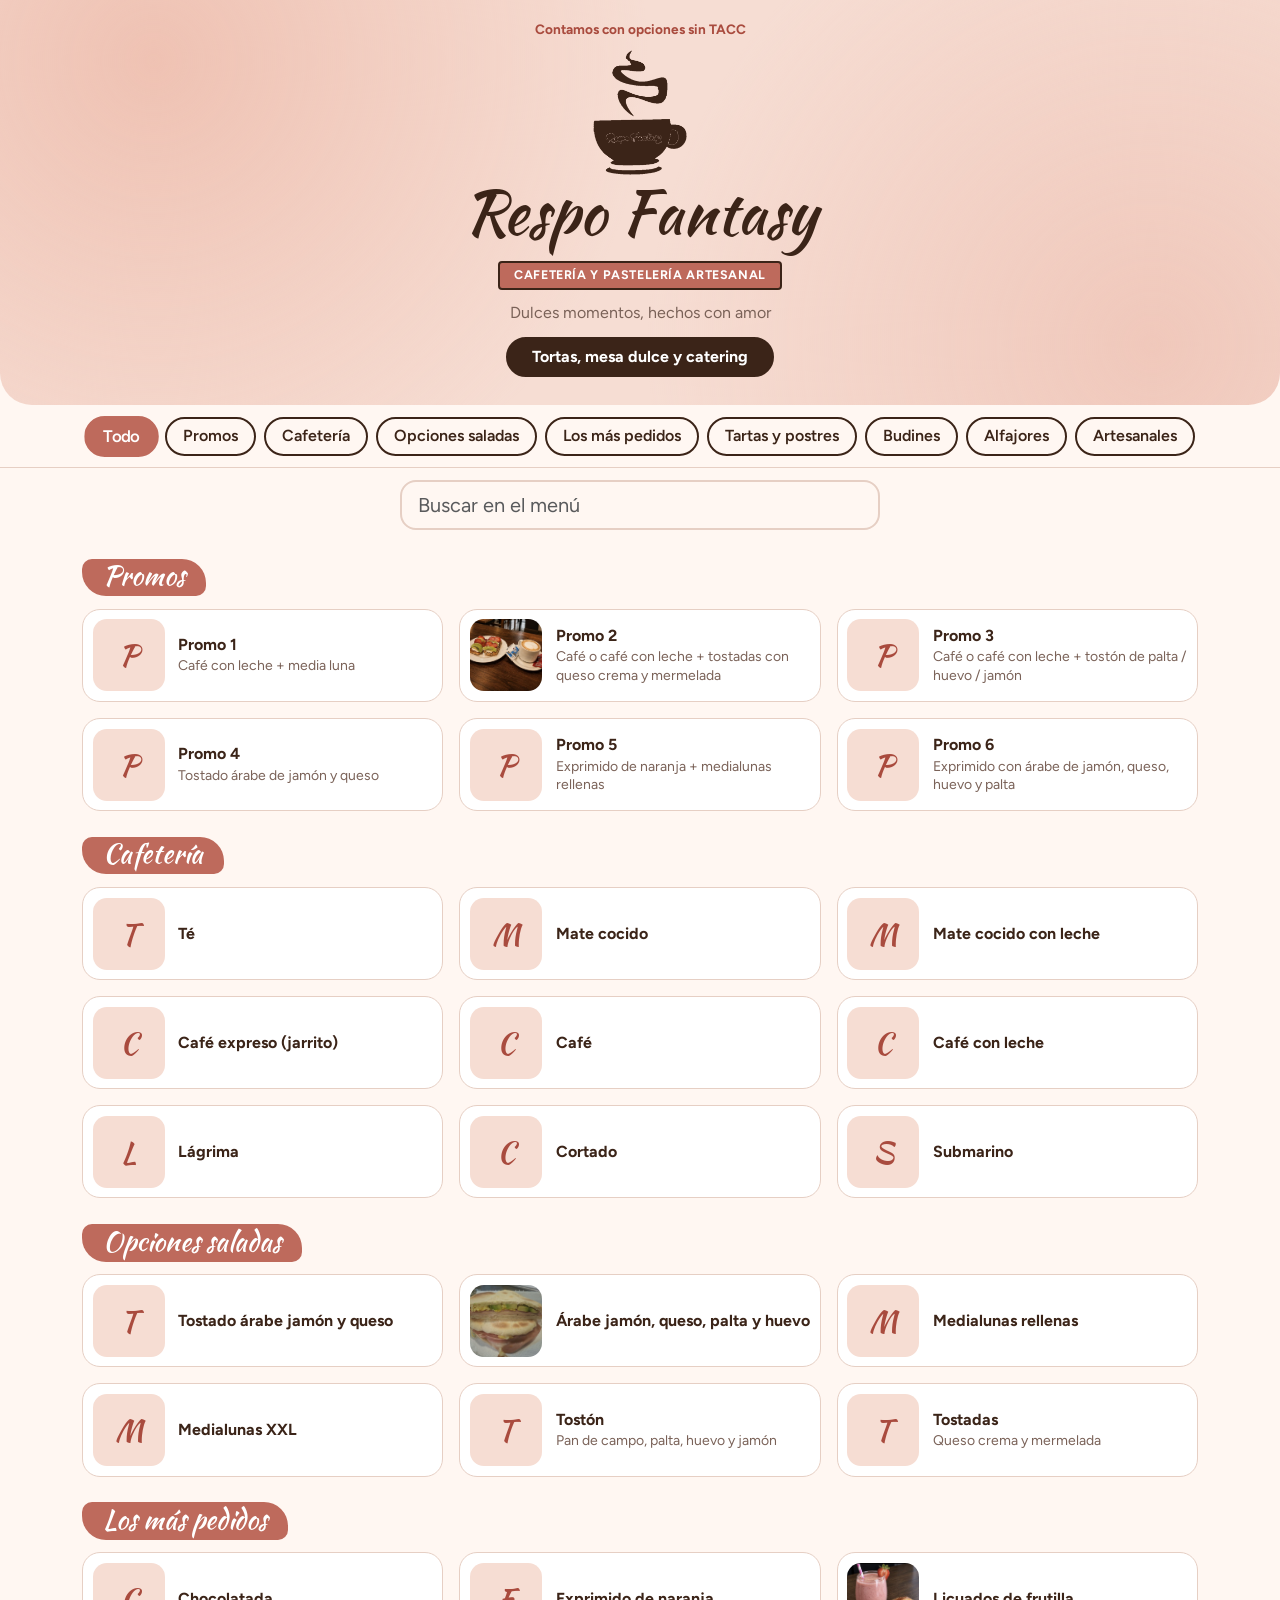
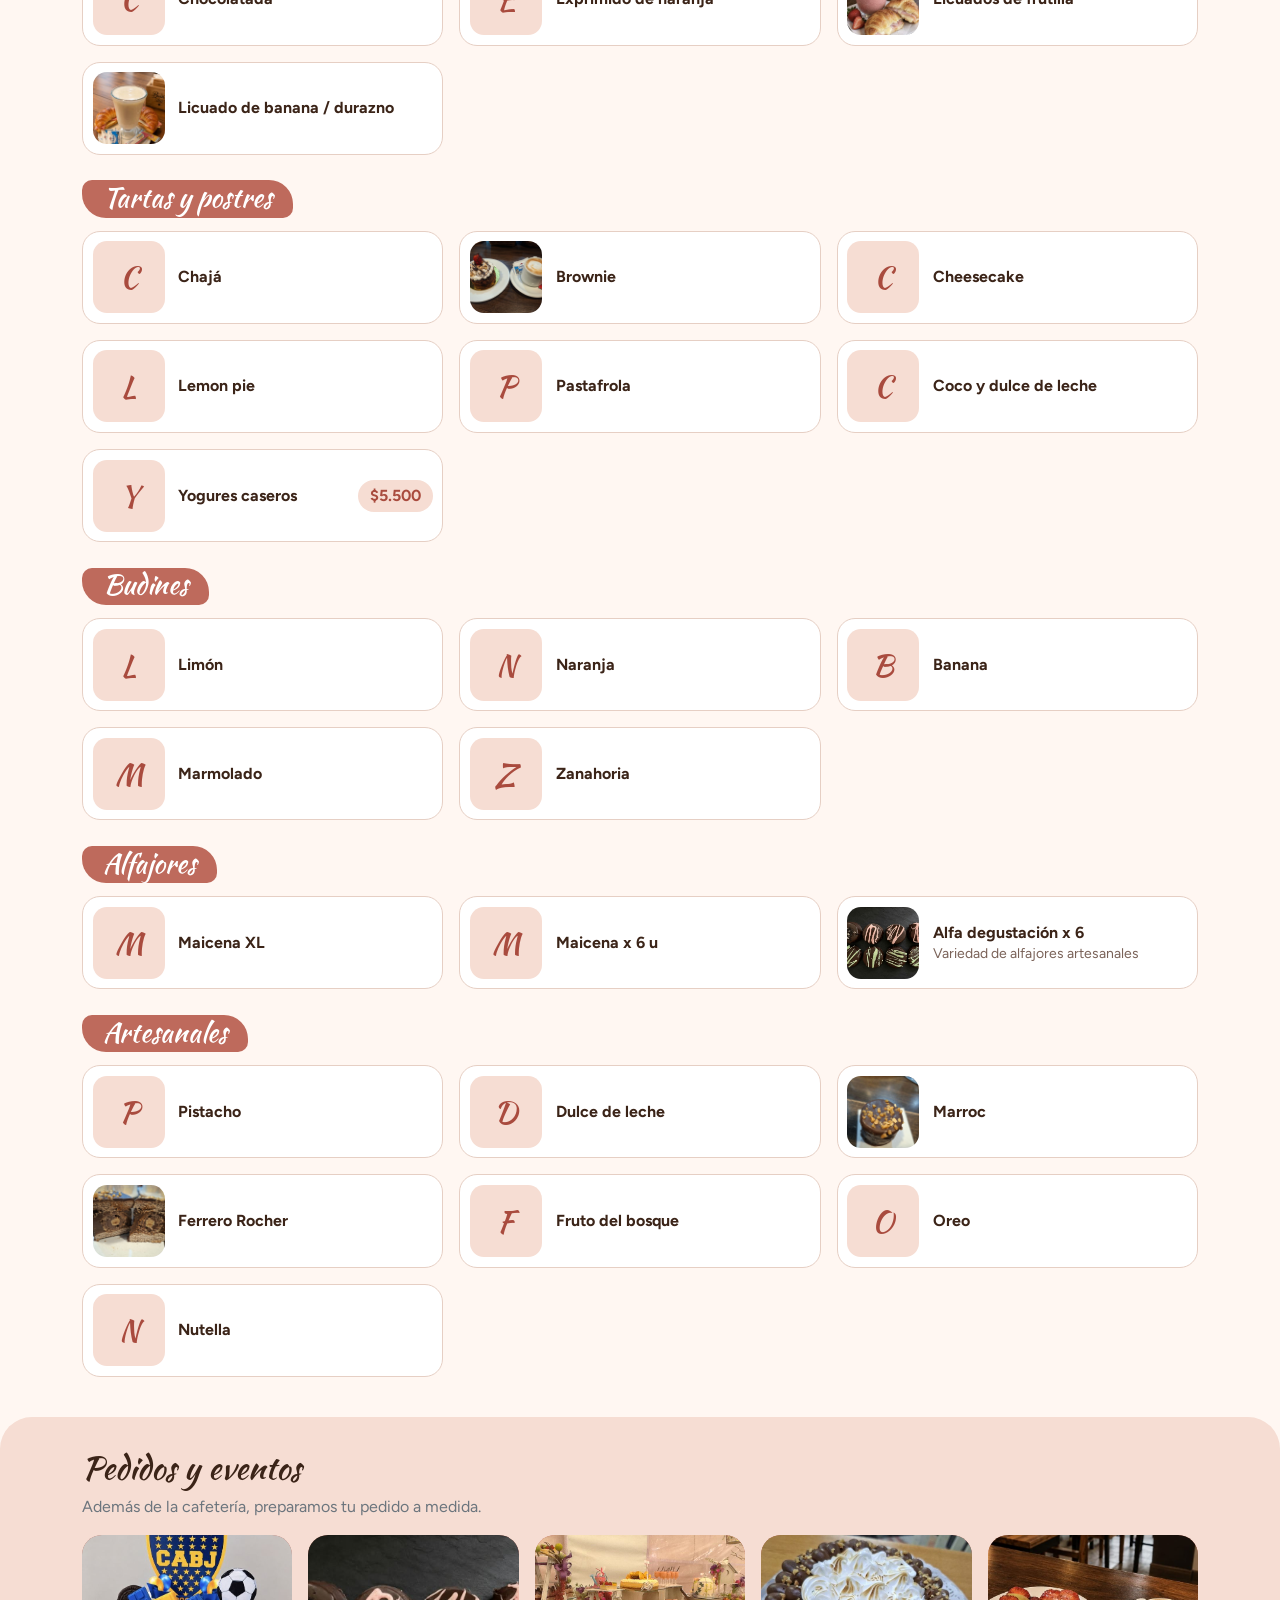
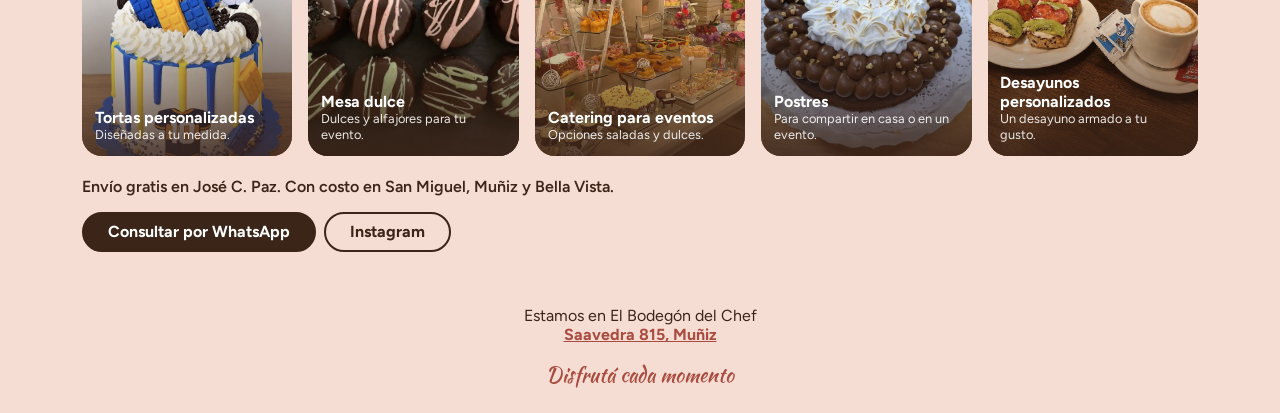
<file: index.html>
<!DOCTYPE html>
<html lang="es">

<head>
  <!-- Google tag (gtag.js) -->
  <meta charset="UTF-8">
  <meta name="viewport" content="width=device-width, initial-scale=1">
  <title>Respo Fantasy | Menú</title>
  <link rel="icon" type="image/png" href="img/favicon.png">
  <meta name="theme-color" content="#F6DDD3">
  <link rel="preconnect" href="https://fonts.googleapis.com">
  <link rel="preconnect" href="https://fonts.gstatic.com" crossorigin>
  <link href="https://fonts.googleapis.com/css2?family=Kaushan+Script&family=Figtree:wght@400;600;700&display=swap"
    rel="stylesheet">
  <link href="https://cdn.jsdelivr.net/npm/bootstrap@5.3.3/dist/css/bootstrap.min.css" rel="stylesheet">
  <link rel="stylesheet" href="styles.css">
  <script async src="https://www.googletagmanager.com/gtag/js?id=G-8WKPKRHXV2"></script>
  <script>
    window.dataLayer = window.dataLayer || [];
    function gtag() { dataLayer.push(arguments); }
    gtag('js', new Date());

    gtag('config', 'G-8WKPKRHXV2');
  </script>
</head>

<body>
  <header class="hero text-center">
    <div class="hearts" id="hearts" aria-hidden="true"></div>
    <div class="container">
      <p class="tacc">Contamos con opciones sin TACC</p>
      <img class="logo" src="img/logo.png" alt="" width="96" height="127">
      <h1 class="script">Respo Fantasy</h1>
      <span class="tag">CAFETERÍA Y PASTELERÍA ARTESANAL</span>
      <p class="sub">Dulces momentos, hechos con amor</p>
      <a class="btn btn-ink rounded-pill px-4" href="#eventos">Tortas, mesa dulce y catering</a>
    </div>
  </header>
  <div class="cats-wrap">
    <nav class="container cats" id="cats" aria-label="Categorías"></nav>
  </div>
  <div class="container tools"><input id="q" class="form-control form-control-lg" type="search"
      placeholder="Buscar en el menú" aria-label="Buscar"></div>
  <main class="container" id="menu" aria-live="polite">
    <p class="msg">Cargando menú…</p>
  </main>
  <section class="events" id="eventos">
    <div class="container">
      <h2 class="script">Pedidos y eventos</h2>
      <p class="text-secondary">Además de la cafetería, preparamos tu pedido a medida.</p>
      <div class="row row-cols-2 row-cols-md-3 row-cols-lg-5 g-3" id="services"></div>
      <p class="ship">Envío gratis en José C. Paz. Con costo en San Miguel, Muñiz y Bella Vista.</p>
      <div class="d-flex flex-wrap gap-2" id="links"></div>
    </div>
  </section>
  <footer class="text-center">
    <p class="addr">Estamos en El Bodegón del Chef<br><a
        href="https://www.google.com/maps/search/?api=1&query=Saavedra+815+Mu%C3%B1iz+Buenos+Aires" target="_blank"
        rel="noopener">Saavedra 815, Muñiz</a></p>
    <span class="script">Disfrutá cada momento</span>
  </footer>
  <div class="modal fade" id="sheet" tabindex="-1" aria-hidden="true">
    <div class="modal-dialog modal-dialog-centered modal-dialog-scrollable">
      <div class="modal-content"><button type="button" class="btn-close" data-bs-dismiss="modal"
          aria-label="Cerrar"></button>
        <div id="sheetBody"></div>
      </div>
    </div>
  </div>
  <script src="https://cdn.jsdelivr.net/npm/bootstrap@5.3.3/dist/js/bootstrap.bundle.min.js"></script>
  <script src="menu.js"></script>
  <script src="script.js"></script>
</body>

</html>
</file>
<file: styles.css>
:root{--bg:#FFF7F2;--ink:#3B2418;--rose:#BE6A5C;--rosed:#A94B3E;--blush:#F6DDD3;--line:#E6CFC4;--mute:#7A6258;--bs-body-font-family:Figtree,system-ui,sans-serif;--bs-body-bg:#FFF7F2;--bs-body-color:#3B2418}
body{overflow-x:hidden}
.script{font-family:'Kaushan Script',cursive;font-weight:400}
.btn-ink{background:var(--ink);color:#fff;border:2px solid var(--ink);font-weight:700;transition:transform .2s,background .2s,color .2s}
.btn-ink:hover,.btn-ink:focus{background:var(--rose);border-color:var(--rose);color:#fff}
.btn-outline-ink{border:2px solid var(--ink);color:var(--ink);font-weight:700;transition:transform .2s,background .2s,color .2s}
.btn-outline-ink:hover{background:var(--ink);color:#fff}
.btn:active{transform:scale(.95)}
a:focus-visible,button:focus-visible,input:focus-visible{outline:3px solid var(--rosed)!important;outline-offset:2px}
/* Cabecera */
.hero{position:relative;overflow:hidden;padding:1.2rem 0 1.8rem;border-radius:0 0 32px 32px;background:radial-gradient(circle at 12% 15%,#efc2b3 0,transparent 42%),radial-gradient(circle at 90% 85%,#f0c8bb 0,transparent 42%),var(--blush)}
.hero .container{position:relative;z-index:1}
.tacc{font-size:.85rem;font-weight:700;color:var(--rosed);margin-bottom:.6rem}
.logo{display:block;margin:0 auto .3rem;height:auto;animation:bob 4s ease-in-out infinite}
@keyframes bob{50%{transform:translateY(-6px)}}
.hero h1{font-size:clamp(2.4rem,12vw,3.8rem);line-height:1.05;animation:pop .7s both}
@keyframes pop{from{opacity:0;transform:scale(.9)}}
.tag{display:inline-block;margin-top:.5rem;padding:.2rem .9rem;border:2px solid var(--ink);background:var(--rose);color:#fff;font-weight:700;font-size:.78rem;letter-spacing:.05em;border-radius:4px}
.sub{margin:.7rem 0;color:var(--mute)}
.hearts i{position:absolute;bottom:-20px;z-index:0;font-style:normal;color:var(--rose);animation:rise 3.4s ease-out forwards;opacity:0}
@keyframes rise{20%{opacity:.7}to{transform:translateY(-300px);opacity:0}}
/* Categorías */
.cats-wrap{position:sticky;top:0;z-index:10;background:rgba(255,247,242,.94);backdrop-filter:blur(8px);box-shadow:0 1px 0 var(--line)}
.cats{position:relative;display:flex;gap:.5rem;overflow-x:auto;padding-block:.7rem;scrollbar-width:none;scroll-snap-type:x proximity}
.cats::-webkit-scrollbar{display:none}
.pill{flex:none;scroll-snap-align:center;border:2px solid var(--ink);border-radius:999px;color:var(--ink);font-weight:600;padding:.35rem 1rem;background:transparent;transition:background .25s,color .25s,transform .2s,border-color .25s}
.pill.on{background:var(--rose);border-color:var(--rose);color:#fff;transform:scale(1.05)}
.tools{padding-block:.8rem .2rem}
.tools input{border:2px solid var(--line);border-radius:16px;transition:border-color .2s,box-shadow .2s}
.tools input:focus{border-color:var(--rose);box-shadow:0 0 0 .25rem rgba(190,106,92,.2)}
@media(min-width:700px){.cats{flex-wrap:wrap;justify-content:center}.tools input{max-width:480px;margin:auto}}
/* Productos */
#menu{scroll-margin-top:120px;padding-bottom:1rem}
.sec-title{display:inline-block;margin:1.6rem 0 .8rem;padding:.1rem 1.3rem .2rem;background:var(--rose);color:#fff;font-size:1.7rem;border-radius:10px 24px 10px 24px;transition:transform .3s}
.rv{opacity:0;transform:translateY(20px);transition:opacity .5s ease var(--d,0ms),transform .5s ease var(--d,0ms)}
.rv.in{opacity:1;transform:none}
.item{display:flex;align-items:center;gap:.85rem;width:100%;height:100%;padding:.6rem;text-align:left;color:inherit;font:inherit;background:#fff;border:1px solid var(--line);border-radius:18px;cursor:pointer;transition:transform .25s,box-shadow .25s,border-color .25s}
.item:active{transform:scale(.97)}
.thumb{flex:none;width:72px;height:72px;border-radius:14px;overflow:hidden;background:var(--blush);display:grid;place-items:center;color:var(--rosed);font:400 1.9rem 'Kaushan Script',cursive}
.thumb img{width:100%;height:100%;object-fit:cover;transition:transform .5s}
.info{flex:1;min-width:0}
.info b{display:block;font-weight:700;line-height:1.25}
.info small{display:block;color:var(--mute);line-height:1.3;margin-top:.15rem}
.price{flex:none;padding:.25rem .75rem;border-radius:999px;background:var(--blush);color:var(--rosed);font-weight:700;transition:background .25s,color .25s}
.price:empty{display:none}
.item.out{opacity:.55}.item.out .thumb img{filter:grayscale(1)}.item.out .price{font-size:.8rem}
.msg{padding:2rem 0;color:var(--mute);text-align:center}
/* Pedidos y eventos */
.events{margin-top:1.5rem;padding:2rem 0;background:var(--blush);border-radius:32px 32px 0 0}
.events h2{font-size:2rem}
.svc{position:relative;display:flex;align-items:flex-end;aspect-ratio:1/1.05;border-radius:20px;overflow:hidden;background:var(--rose);color:#fff;text-decoration:none}
.svc .bg{position:absolute;inset:0;background-size:cover;background-position:center;transition:transform .6s}
.svc::before{content:"";position:absolute;inset:0;z-index:1;background:linear-gradient(transparent 30%,rgba(59,36,24,.85))}
.svc div.t{position:relative;z-index:2;padding:.8rem}
.svc b{display:block;line-height:1.2}.svc small{display:block;font-size:.8rem;line-height:1.25;opacity:.9}
.ship{margin:1.2rem 0 .8rem;font-weight:600}
footer{padding:1.4rem 1rem max(1.4rem,env(safe-area-inset-bottom));background:var(--blush);font-size:1.25rem;color:var(--rosed)}
footer .addr{font:400 1rem Figtree,sans-serif;color:var(--ink)}footer a{color:var(--rosed);font-weight:700}
/* Ficha del producto */
.modal-content{border:0;border-radius:24px;overflow:hidden}
.modal.fade .modal-dialog{transform:translateY(60px) scale(.94);transition:transform .35s cubic-bezier(.2,.9,.3,1)}
.modal.show .modal-dialog{transform:none}
.btn-close{position:absolute;right:.8rem;top:.8rem;z-index:3;width:2.2rem;height:2.2rem;background-color:#fff;border-radius:50%;opacity:1;padding:0;background-size:.8rem}
#sheetBody img{width:100%;height:260px;object-fit:cover}
#sheetBody .b{padding:1.2rem 1.3rem 1.8rem}
#sheetBody h3{font:400 1.9rem 'Kaushan Script',cursive}
@media(max-width:380px){.thumb{width:58px;height:58px}.tag{font-size:.7rem}.sec-title{font-size:1.45rem}}
/* Efectos hover (solo en dispositivos con mouse) */
@media(hover:hover){
  .item:hover{transform:translateY(-4px);border-color:var(--rose);box-shadow:0 12px 24px rgba(59,36,24,.12)}
  .item:hover .thumb img{transform:scale(1.12)}
  .item:hover .price{background:var(--rose);color:#fff}
  .pill:hover:not(.on){background:var(--blush)}
  .btn:hover{transform:translateY(-2px)}
  .svc:hover .bg{transform:scale(1.1)}
  .svc{transition:transform .3s,box-shadow .3s}.svc:hover{transform:translateY(-4px);box-shadow:0 12px 24px rgba(59,36,24,.2)}
  .sec-title:hover{transform:rotate(-2deg) scale(1.04)}
}
@media(prefers-reduced-motion:reduce){*{animation:none!important;transition:none!important}.rv{opacity:1;transform:none}}
</file>
